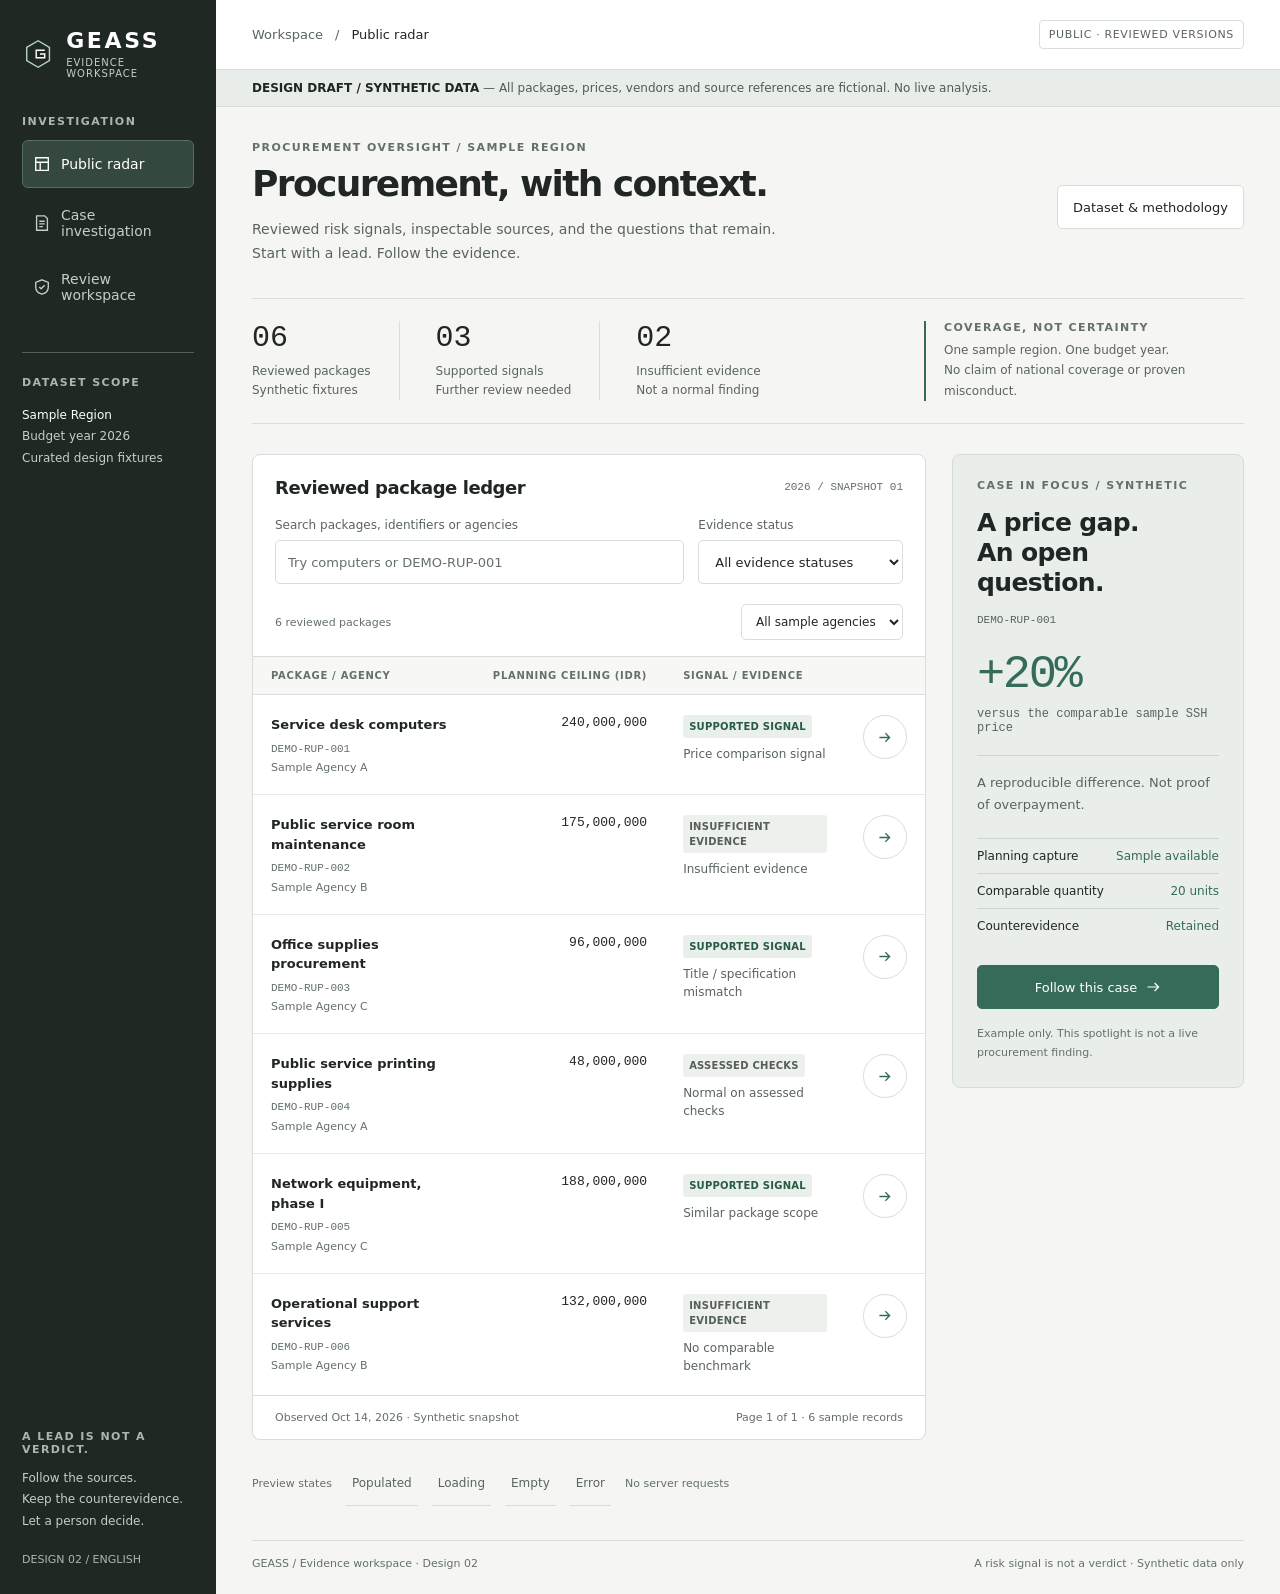
<file: docs/design/preview.html>
<!doctype html>
<html lang="en">
<head>
<meta charset="utf-8"><meta name="viewport" content="width=device-width, initial-scale=1">
<title>GEASS — Evidence workspace</title>
<style>
:root{color-scheme:light;--canvas:#f5f6f4;--paper:#fff;--ink:#202623;--muted:#59645e;--quiet:#647068;--line:#d8ded9;--accent:#356b58;--tint:#e9f0eb;--sidebar:#202824;--side-text:#c4cec7;--focus:#356b58;font-family:Geist,"Segoe UI",system-ui,sans-serif;font-size:16px}
*{box-sizing:border-box}body{margin:0;background:var(--canvas);color:var(--ink)}button,input,select,textarea{font:inherit}button,a,input,select,textarea{outline-offset:4px}:focus-visible{outline:2px solid var(--focus)}button{cursor:pointer}button:disabled{cursor:not-allowed;opacity:.5}[hidden]{display:none!important}a{color:var(--accent);text-underline-offset:4px}.mono{font-family:"Geist Mono",Consolas,ui-monospace,monospace;font-variant-numeric:tabular-nums}.quiet{color:var(--quiet)}.eyebrow{font-size:11px;letter-spacing:.13em;text-transform:uppercase;font-weight:650;color:var(--quiet)}.skip{position:absolute;left:16px;top:-60px;z-index:20;background:var(--paper);padding:12px}.skip:focus{top:12px}.shell{display:grid;grid-template-columns:216px minmax(0,1fr);min-height:100dvh}.sidebar{background:var(--sidebar);color:white;padding:28px 22px;display:flex;flex-direction:column;gap:36px}.brand{display:flex;gap:12px;align-items:center}.brand svg{width:34px;height:34px}.brand strong{font-size:22px;letter-spacing:.12em}.brand small{display:block;margin-top:4px;font-size:10px;letter-spacing:.1em;color:var(--side-text);text-transform:uppercase}.sidebar .eyebrow{color:#a9b8ae;margin-bottom:12px}.nav{display:grid;gap:6px}.nav button{background:none;color:var(--side-text);border:1px solid transparent;text-align:left;min-height:48px;border-radius:6px;padding:12px 10px;font-size:14px;display:flex;align-items:center;gap:10px}.nav button svg{width:18px;height:18px;stroke-width:1.5;flex-shrink:0}.nav button[aria-current=page]{background:#35483d;border-color:#576f5e;color:#fff}.nav button:focus-visible{outline-color:#b5d5c3}.scope{border-top:1px solid #526158;padding-top:20px;color:var(--side-text);font-size:12px;line-height:1.8}.scope strong{color:#fff;font-weight:500}.sidebar-bottom{margin-top:auto}.sidebar p{color:var(--side-text);font-size:12px;line-height:1.8}.sidebar .edition{margin-top:20px;color:#a9b8ae;font-size:11px}.workspace{min-width:0}.topbar{min-height:70px;border-bottom:1px solid var(--line);display:flex;align-items:center;justify-content:space-between;padding:16px 36px;gap:16px;background:var(--paper)}.crumb{font-size:13px;color:var(--muted);display:flex;gap:12px;align-items:center}.crumb span:last-child{color:var(--ink)}.prototype-pill{font-size:11px;letter-spacing:.06em;text-transform:uppercase;border:1px solid var(--line);border-radius:4px;padding:7px 9px;color:var(--muted)}.sample-banner{padding:11px 36px;background:#e9ede9;border-bottom:1px solid var(--line);font-size:12px;color:#4d5d52}.sample-banner strong{color:var(--ink);font-weight:650}main{max-width:1400px;margin:auto;padding:34px 36px 24px}h1{font-size:36px;letter-spacing:-.045em;line-height:1.15;font-weight:600;margin:9px 0 14px}h2{font-size:21px;font-weight:600;letter-spacing:-.025em;margin:0 0 10px}h3{font-size:15px;margin:0 0 9px;font-weight:650}p{color:var(--muted);line-height:1.7;margin:8px 0;font-size:14px;max-width:65ch}.page-title{display:flex;align-items:center;justify-content:space-between;gap:24px;margin-bottom:24px}.page-title p{max-width:60ch}.btn{border:1px solid var(--line);background:var(--paper);color:var(--ink);border-radius:5px;min-height:44px;padding:11px 15px;font-size:13px;display:inline-flex;align-items:center;justify-content:center;gap:8px;transition:transform 150ms cubic-bezier(.16,1,.3,1),background 150ms}.btn:hover{background:#edf1ed}.btn:active{transform:scale(.98)}.btn.primary{background:var(--accent);border-color:var(--accent);color:#fff}.btn.primary:hover{background:#2b5a48}.btn.text{padding:8px 0;background:transparent;border-color:transparent;justify-content:start;color:var(--accent)}.btn.small{padding:8px 12px;min-height:44px}.btn svg{width:16px;height:16px;stroke-width:1.5}.actions{display:flex;gap:10px;flex-wrap:wrap}.overview{display:grid;grid-template-columns:minmax(0,2fr) minmax(250px,1fr);gap:32px;border-top:1px solid var(--line);border-bottom:1px solid var(--line);padding:22px 0;margin-bottom:30px}.metric-strip{display:flex;align-items:start;gap:36px}.metric{padding-right:28px;border-right:1px solid var(--line)}.metric:last-child{border:0;padding-right:0}.metric strong{font-size:30px;font-weight:500;display:block;margin-bottom:7px}.metric span{font-size:12px;color:var(--muted);display:block;line-height:1.6}.coverage-note{border-left:2px solid var(--accent);padding-left:18px;align-self:center}.coverage-note p{font-size:12px;margin:6px 0 0;line-height:1.7}.ledger-layout{display:grid;grid-template-columns:minmax(0,1fr) 292px;gap:26px;align-items:start}.ledger{min-width:0;background:var(--paper);border:1px solid var(--line);border-radius:8px;overflow:hidden}.ledger-head{padding:22px 22px 0;display:flex;align-items:center;justify-content:space-between;gap:12px}.ledger-head h2{font-size:18px;margin:0}.filters{display:grid;grid-template-columns:minmax(0,2fr) minmax(0,1fr);gap:14px;padding:20px 22px}label{display:block;font-size:12px;color:var(--muted);margin-bottom:8px}input,select,textarea{width:100%;min-height:44px;border:1px solid var(--line);background:var(--paper);color:var(--ink);padding:11px 12px;border-radius:5px;font-size:13px}input::placeholder,textarea::placeholder{color:var(--quiet)}textarea{min-height:120px;resize:vertical}.filter-meta{padding:0 22px 16px;display:flex;align-items:center;justify-content:space-between;font-size:11px;color:var(--quiet);gap:12px}.filter-meta select{width:auto;min-width:155px;padding:6px 10px;min-height:36px;font-size:12px}.table-scroll{overflow-x:auto}table{width:100%;border-collapse:collapse;font-size:13px}caption{text-align:left}th{text-align:left;background:#f7f8f6;color:var(--quiet);padding:13px 18px;border-top:1px solid var(--line);border-bottom:1px solid var(--line);font-size:10px;font-weight:600;letter-spacing:.07em;text-transform:uppercase}td{padding:20px 18px;border-bottom:1px solid #e7eae7;vertical-align:top}tbody tr:last-child td{border:0}.amount{text-align:right;white-space:nowrap}.package-title{font-weight:600;line-height:1.5;max-width:260px;margin-bottom:6px}.locator{font-size:11px;line-height:1.6;color:var(--quiet)}.package-agency{font-size:11px;color:var(--quiet);margin-top:3px}.badge{font-size:10px;text-transform:uppercase;letter-spacing:.025em;line-height:1.5;border-radius:3px;background:#eef0ed;color:#536056;padding:4px 6px;display:inline-flex;align-items:center;gap:6px;font-weight:600}.badge.supported{color:#285a43;background:#e9f0eb}.badge.reviewed{background:var(--sidebar);color:white}.status-line{font-size:12px;line-height:1.5;max-width:180px;margin-top:7px;color:var(--muted)}.row-open{min-height:44px;min-width:44px;padding:8px;border:1px solid var(--line);border-radius:50%;background:white;color:var(--accent)}.row-open:hover{background:var(--tint)}.row-open svg{width:17px;height:17px;display:block;margin:auto}.table-footer{border-top:1px solid var(--line);padding:15px 22px;display:flex;align-items:center;justify-content:space-between;font-size:11px;color:var(--quiet);gap:12px}.spotlight{background:#e9eeea;border:1px solid #d2ddd4;border-radius:8px;padding:24px}.spotlight h2{font-size:25px;line-height:1.2;margin:16px 0}.spotlight .case-number{font-size:11px;color:var(--muted)}.spotlight .delta{font-size:47px;letter-spacing:-.05em;margin-top:22px;color:var(--accent)}.spotlight .delta small{font-size:12px;letter-spacing:0;display:block;margin-top:6px;color:var(--muted)}.spotlight p{font-size:13px}.spotlight .rule{border-top:1px solid #ccd7ce;margin-top:20px;padding-top:16px}.mini-rail{padding:0;list-style:none;margin:22px 0}.mini-rail li{display:flex;justify-content:space-between;padding:10px 0;border-top:1px solid #ccd7ce;font-size:12px}.mini-rail li span:last-child{color:var(--accent)}.note{margin-top:16px;font-size:11px;line-height:1.7;color:var(--quiet)}.state{padding:42px 22px;min-height:240px}.state h3{font-size:20px}.state p{margin-bottom:20px}.skeleton{display:grid;gap:15px;padding:12px 0}.skeleton span{display:block;height:28px;background:#e4e9e3;border-radius:3px;position:relative;overflow:hidden}.skeleton span:after{content:"";position:absolute;inset:0;background:#f4f6f2;opacity:.5;animation:skeleton 1.8s ease-in-out infinite}.skeleton span:nth-child(2){max-width:80%}.skeleton span:nth-child(3){max-width:92%}@keyframes skeleton{0%,100%{transform:translateX(-100%)}50%{transform:translateX(100%)}}.design-controls{margin-top:22px;display:flex;align-items:center;gap:14px;flex-wrap:wrap;font-size:11px;color:var(--quiet)}.design-controls button{min-height:44px;background:transparent;border:0;border-bottom:1px solid var(--line);font-size:12px;color:var(--muted);cursor:pointer}.case-top{display:flex;align-items:center;gap:16px;flex-wrap:wrap;margin-bottom:20px}.case-layout{display:grid;grid-template-columns:minmax(0,1fr) 280px;gap:30px}.document{background:var(--paper);border:1px solid var(--line);border-radius:8px;padding:28px}.document section+section{margin-top:28px;padding-top:28px;border-top:1px solid var(--line)}.section-head{display:flex;justify-content:space-between;align-items:start;gap:12px;margin-bottom:18px}.facts{display:grid;grid-template-columns:1.2fr 1fr;gap:24px}.fact-value{font-size:25px;margin:8px 0;letter-spacing:-.035em}.fact-value.large{font-size:32px}.facts p{font-size:12px}.compare{display:grid;grid-template-columns:1fr 1fr 1fr;border-top:1px solid var(--line);border-bottom:1px solid var(--line);padding:20px 0;gap:14px;margin:18px 0}.compare strong{display:block;margin:12px 0 7px;font-size:20px;font-weight:500}.compare .eyebrow{font-size:10px}.note-box{padding:14px 16px;background:#f1f3ef;border-left:2px solid var(--accent);font-size:13px;line-height:1.7;color:var(--muted)}.arguments{display:grid;grid-template-columns:1fr 1fr;gap:26px;margin-top:24px}.arguments p{font-size:13px}.evidence-rail{padding-top:6px}.evidence-rail h2{font-size:22px;margin-top:10px}.evidence-rail ol{padding:0;margin:25px 0;list-style:none}.evidence-rail li{padding:0 0 25px 21px;border-left:1px solid #bbcbbf;position:relative}.evidence-rail li:before{content:"";position:absolute;left:-4px;top:3px;width:7px;height:7px;border-radius:50%;background:var(--accent)}.evidence-rail li.gap:before{background:#818b83}.evidence-rail li:last-child{border-left-color:transparent;padding-bottom:0}.evidence-rail h3{font-size:13px}.evidence-rail p{font-size:12px}.graph-wrap{background:#f6f8f4;border:1px solid var(--line);border-radius:5px}.graph{width:100%;display:block}.graph text{font-family:Geist,"Segoe UI",system-ui,sans-serif}.relation-table{margin-top:16px}.relation-table td,.relation-table th{font-size:11px;padding:12px}.details-summary{padding:14px 0;cursor:pointer;color:var(--accent);font-size:13px;min-height:44px}details p{font-size:12px}.review-grid{display:grid;grid-template-columns:minmax(0,1.4fr) minmax(300px,1fr);gap:30px}.review-list{padding:0;margin:24px 0 0;list-style:none}.review-list li{display:flex;justify-content:space-between;gap:12px;padding:13px 0;border-top:1px solid var(--line);font-size:12px}.review-list li span:last-child{color:var(--accent)}.review-result{font-size:13px;line-height:1.7;margin-top:18px;color:var(--accent)}.review-result.error{color:var(--ink);font-weight:600}.review-reason{margin:22px 0}.footer{display:flex;justify-content:space-between;gap:20px;margin-top:34px;padding-top:16px;border-top:1px solid var(--line);font-size:11px;color:var(--quiet)}dialog{max-width:700px;width:calc(100% - 32px);max-height:85dvh;padding:28px;background:var(--paper);border:1px solid var(--line);border-radius:10px;color:var(--ink)}dialog::backdrop{background:#20282488}dialog pre{padding:20px;background:var(--canvas);font:13px/1.8 Consolas,monospace;white-space:pre-wrap;max-height:45dvh;overflow:auto;border:1px solid var(--line)}.dialog-head{display:flex;align-items:center;justify-content:space-between;gap:20px}.dialog-head h2{margin:0}.sr-only{position:absolute;width:1px;height:1px;padding:0;margin:-1px;overflow:hidden;clip:rect(0,0,0,0);white-space:nowrap;border:0}
@media(max-width:1200px){.ledger-layout{grid-template-columns:minmax(0,1fr) 250px;gap:18px}.spotlight{padding:20px}.metric-strip{gap:20px}.metric{padding-right:18px}main{padding:28px 24px}.topbar,.sample-banner{padding-left:24px;padding-right:24px}td,th{padding-left:12px;padding-right:12px}}@media(max-width:1024px){.shell{grid-template-columns:180px minmax(0,1fr)}.sidebar{padding:24px 15px}.ledger-layout{grid-template-columns:1fr}.spotlight{display:grid;grid-template-columns:1fr 1fr;gap:0 25px}.spotlight .mini-rail{grid-row:1/5;grid-column:2}.spotlight .delta{font-size:36px;margin-top:10px}.spotlight .rule{margin-top:8px}.overview{grid-template-columns:1fr;gap:20px}.case-layout{grid-template-columns:1fr}.evidence-rail ol{display:grid;grid-template-columns:1fr 1fr;gap:18px}.review-grid{grid-template-columns:1fr}.compare{grid-template-columns:1fr 1fr 1fr}.arguments{grid-template-columns:1fr 1fr}}
@media(max-width:768px){.shell{display:block}.sidebar{gap:16px;padding:18px 20px}.sidebar .scope,.sidebar-bottom,.nav-group>.eyebrow{display:none}.brand{gap:10px}.brand strong{font-size:19px}.brand small{font-size:9px}.nav{display:flex;flex-wrap:wrap;gap:6px}.nav button{font-size:12px;min-height:44px;padding:8px 10px}.nav button svg{display:none}.topbar{padding:16px 20px;min-height:56px}.sample-banner{padding:10px 20px;line-height:1.7}.prototype-pill{font-size:9px}main{padding:24px 20px}.page-title{display:block}.page-title>.btn,.page-title>.actions{margin-top:14px}h1{font-size:30px}.overview{gap:22px}.metric-strip{gap:18px;justify-content:space-between}.metric{padding-right:14px}.metric strong{font-size:25px}.metric span{font-size:11px}.ledger-layout,.case-layout,.review-grid,.arguments{grid-template-columns:1fr}.spotlight{display:block}.spotlight .mini-rail{margin:16px 0}.filters{grid-template-columns:1fr;padding:18px}.filter-meta{padding:0 18px 15px}.ledger-head{padding:20px 18px 0}.ledger-head .locator{display:none}.document{padding:22px}.facts{grid-template-columns:1fr}.compare{grid-template-columns:1fr}.evidence-rail ol{grid-template-columns:1fr}.table-scroll{overflow:visible}.radar-table thead{display:none}.radar-table,.radar-table tbody,.radar-table tr,.radar-table td{display:block}.radar-table tr{padding:18px;border-bottom:1px solid var(--line);position:relative}.radar-table td{border:0;padding:8px 0}.radar-table td.amount{text-align:left}.radar-table td:before{content:attr(data-label);display:block;font-size:10px;text-transform:uppercase;letter-spacing:.06em;color:var(--quiet);margin-bottom:6px}.radar-table td:last-child{position:absolute;top:16px;right:18px}.package-title{padding-right:44px;max-width:none}.status-line{max-width:none}.table-footer{align-items:start;flex-direction:column}.relation-table{display:block;overflow-x:auto}.section-head{flex-direction:column}.footer{flex-direction:column;gap:8px}.page-title p,p{font-size:15px}.evidence-rail p{font-size:13px}.brand svg{width:30px;height:30px}}
@media(prefers-reduced-motion:reduce){*{animation:none!important;transition:none!important;scroll-behavior:auto!important}}
</style>
</head>
<body>
<a class="skip" href="#main">Skip to content</a>
<div class="shell">
<aside class="sidebar" aria-label="Workspace navigation">
 <div class="brand"><svg viewBox="0 0 34 34" fill="none" aria-hidden="true"><path d="M5 10L17 3L29 10V24L17 31L5 24Z" stroke="#b5d5c3" stroke-width="1.5"/><path d="M24 13H15V21H24V17H19" stroke="#fff" stroke-width="1.5"/></svg><div><strong>GEASS</strong><small>Evidence workspace</small></div></div>
 <div class="nav-group"><div class="eyebrow">Investigation</div><nav class="nav" aria-label="Main"><button data-screen="radar" aria-current="page"><svg viewBox="0 0 20 20" fill="none" stroke="currentColor" aria-hidden="true"><path d="M3 3H17V17H3ZM3 8H17M8 8V17"/></svg>Public radar</button><button data-screen="case"><svg viewBox="0 0 20 20" fill="none" stroke="currentColor" aria-hidden="true"><path d="M4 2H13L16 5V18H4ZM7 8H13M7 11H13M7 14H11"/></svg>Case investigation</button><button data-screen="review"><svg viewBox="0 0 20 20" fill="none" stroke="currentColor" aria-hidden="true"><path d="M10 2L17 5V10C17 14 14 17 10 18C6 17 3 14 3 10V5ZM7 10L9 12L13 8"/></svg>Review workspace</button></nav></div>
 <div class="scope"><div class="eyebrow">Dataset scope</div><strong>Sample Region</strong><br>Budget year 2026<br>Curated design fixtures</div>
 <div class="sidebar-bottom"><div class="eyebrow">A lead is not a verdict.</div><p>Follow the sources.<br>Keep the counterevidence.<br>Let a person decide.</p><div class="edition">DESIGN 02 / ENGLISH</div></div>
</aside>
<div class="workspace">
<header class="topbar"><div class="crumb"><span>Workspace</span><span aria-hidden="true">/</span><span id="breadcrumb">Public radar</span></div><span class="prototype-pill" id="role-label">Public · reviewed versions</span></header>
<div class="sample-banner"><strong>DESIGN DRAFT / SYNTHETIC DATA</strong> — All packages, prices, vendors and source references are fictional. No live analysis.</div>
<main id="main" tabindex="-1">
<section id="screen-radar" aria-labelledby="radar-title">
 <div class="page-title"><div><div class="eyebrow">Procurement oversight / Sample Region</div><h1 id="radar-title">Procurement, with context.</h1><p>Reviewed risk signals, inspectable sources, and the questions that remain. Start with a lead. Follow the evidence.</p></div><button class="btn" id="about">Dataset & methodology</button></div>
 <div class="overview"><div class="metric-strip"><div class="metric"><strong class="mono">06</strong><span>Reviewed packages<br>Synthetic fixtures</span></div><div class="metric"><strong class="mono">03</strong><span>Supported signals<br>Further review needed</span></div><div class="metric"><strong class="mono">02</strong><span>Insufficient evidence<br>Not a normal finding</span></div></div><div class="coverage-note"><div class="eyebrow">Coverage, not certainty</div><p>One sample region. One budget year.<br>No claim of national coverage or proven misconduct.</p></div></div>
 <div class="ledger-layout"><div class="ledger"><div class="ledger-head"><h2>Reviewed package ledger</h2><span class="locator mono">2026 / SNAPSHOT 01</span></div>
  <div class="filters"><div><label for="search">Search packages, identifiers or agencies</label><input id="search" type="search" placeholder="Try computers or DEMO-RUP-001"></div><div><label for="signal">Evidence status</label><select id="signal"><option value="all">All evidence statuses</option><option value="supported">Supported signal</option><option value="insufficient">Insufficient evidence</option><option value="normal">Normal on assessed checks</option></select></div></div>
  <div class="filter-meta"><span id="result-count" role="status" aria-live="polite">6 reviewed packages</span><div><label for="agency" class="sr-only">Agency</label><select id="agency"><option value="all">All sample agencies</option><option>Sample Agency A</option><option>Sample Agency B</option><option>Sample Agency C</option></select></div></div>
  <div class="table-scroll"><table class="radar-table" id="radar-table"><caption class="sr-only">Reviewed synthetic procurement packages</caption><thead><tr><th>Package / agency</th><th class="amount">Planning ceiling (IDR)</th><th>Signal / evidence</th><th><span class="sr-only">Open case</span></th></tr></thead><tbody id="rows"></tbody></table></div><div id="radar-state" class="state" hidden></div><div class="table-footer"><span>Observed Oct 14, 2026 · Synthetic snapshot</span><span>Page 1 of 1 · 6 sample records</span></div></div>
  <aside class="spotlight" aria-label="Illustrative case spotlight"><div class="eyebrow">Case in focus / synthetic</div><h2>A price gap.<br>An open question.</h2><div class="case-number mono">DEMO-RUP-001</div><div class="delta mono">+20%<small>versus the comparable sample SSH price</small></div><p class="rule">A reproducible difference. Not proof of overpayment.</p><ul class="mini-rail"><li><span>Planning capture</span><span>Sample available</span></li><li><span>Comparable quantity</span><span>20 units</span></li><li><span>Counterevidence</span><span>Retained</span></li></ul><button class="btn primary" id="spotlight-open" style="width:100%">Follow this case <svg viewBox="0 0 20 20" fill="none" stroke="currentColor" aria-hidden="true"><path d="M3 10H17M12 5L17 10L12 15"/></svg></button><div class="note">Example only. This spotlight is not a live procurement finding.</div></aside>
 </div><div class="design-controls"><span>Preview states</span><button data-state="ready">Populated</button><button data-state="loading">Loading</button><button data-state="empty">Empty</button><button data-state="error">Error</button><span>No server requests</span></div>
</section>
<section id="screen-case" aria-labelledby="case-title" hidden>
 <div class="case-top"><button class="btn text" data-screen="radar">Back to public radar</button><span class="mono locator" id="case-id">DEMO-RUP-001</span><span class="badge reviewed">Reviewed fixture / v1</span></div>
 <div class="page-title"><div><div class="eyebrow">Case investigation / evidence version 1</div><h1 id="case-title">Service desk computers</h1><p id="case-subtitle">Sample Agency A · Sample Region · Budget year 2026</p></div><div class="actions"><button class="btn primary" id="dossier">PPID request draft</button><button class="btn" id="brief">Audit brief draft</button></div></div>
 <div class="case-layout"><article class="document" aria-label="Case evidence document">
  <section><div class="section-head"><h2>The plan, not the payment.</h2><span class="badge supported" id="case-badge">Price comparison signal</span></div><div class="facts"><div><div class="eyebrow">Planning ceiling / IDR</div><div class="fact-value large mono" id="case-amount">240,000,000</div><p>Not the contract value or amount paid.</p></div><div><div class="eyebrow">Quantity from sample description</div><div class="fact-value" id="case-volume">20 computers</div><p id="volume-note">Units and specifications match the sample benchmark.</p></div></div></section>
  <section><div class="section-head"><h2>Price, with its assumptions.</h2><button class="btn text source" data-source="ssh">SSH source locator</button></div><div id="comparison"><div class="compare"><div><div class="eyebrow">Implied price / unit</div><strong class="mono">IDR 12,000,000</strong><span class="locator">240,000,000 ÷ 20 units</span></div><div><div class="eyebrow">Sample SSH / unit</div><strong class="mono">IDR 10,000,000</strong><span class="locator">Comparable unit & specification</span></div><div><div class="eyebrow">Benchmark difference</div><strong class="mono" style="color:var(--accent)">+20%</strong><span class="locator">IDR 2,000,000 per unit</span></div></div><div class="note-box">A signal for further investigation. A benchmark difference does not establish actual overpayment or wrongdoing.</div></div><div id="abstention" class="note-box" hidden></div><div class="arguments"><div><h3>Supporting observations</h3><p id="supports">The synthetic description lists 20 comparable units. The sample difference follows a deterministic calculation.</p></div><div><h3>What could change the conclusion</h3><p>Warranty, installation, taxes and distribution may change benchmark applicability. Confirm the complete scope before drawing conclusions.</p></div></div></section>
  <section><div class="section-head"><h2>Observed vendor relationships</h2><span class="badge" id="graph-status">Sample links / not affiliation</span></div><div id="graph-content"><div class="graph-wrap"><svg class="graph" viewBox="0 0 680 245" role="img" aria-labelledby="graph-title graph-desc"><title id="graph-title">Synthetic vendor relationship graph</title><desc id="graph-desc">Sample Tender links to Sample Vendor A as winner and Sample Vendor B as bidder. Both share an observed address. This does not establish shared ownership.</desc><g stroke="#82998b" stroke-width="1.5"><path d="M340 58L160 148M340 58L520 148"/><path d="M160 148L340 211L520 148" stroke-dasharray="5 5"/></g><g fill="#fff" stroke="#b4c3b8" stroke-width="1.5"><rect x="252" y="27" width="176" height="54" rx="5"/><rect x="75" y="120" width="170" height="55" rx="5"/><rect x="435" y="120" width="170" height="55" rx="5"/></g><rect x="225" y="190" width="230" height="40" rx="5" fill="#e9f0eb" stroke="#b4c3b8" stroke-width="1.5"/><g text-anchor="middle" fill="#202623" font-size="13"><text x="340" y="49">DEMO-TENDER-001</text><text x="340" y="67" fill="#59645e" font-size="11">Sample portal / version 1</text><text x="160" y="142">Sample Vendor A</text><text x="160" y="160" fill="#356b58" font-size="11">Observed winner</text><text x="520" y="142">Sample Vendor B</text><text x="520" y="160" fill="#59645e" font-size="11">Observed bidder</text><text x="340" y="215" fill="#356b58">Same address / verify separately</text></g></svg></div><details><summary class="details-summary">Relationship table & evidence limits</summary><table class="relation-table"><caption class="sr-only">Text alternative to the synthetic relationship graph</caption><thead><tr><th>Relationship</th><th>Observation</th><th>Evidence limit</th></tr></thead><tbody><tr><td>Tender to Vendor A</td><td>Winner in sample record</td><td>One synthetic tender</td></tr><tr><td>Tender to Vendor B</td><td>Submitted sample bid</td><td>Not registration alone</td></tr><tr><td>Vendor A to Vendor B</td><td>Identical address text</td><td>Not proof of shared ownership</td></tr></tbody></table></details></div><div id="graph-unavailable" class="note-box" hidden>Execution data is unavailable in this fixture. Missing data does not establish that no tender occurred.</div><p class="note">No syndicate or common-owner claim. Source vendor identities remain separate.</p></section>
 </article><aside class="evidence-rail" aria-label="Evidence trail"><div class="eyebrow">The evidence trail</div><h2>Every claim<br>has a boundary.</h2><p style="font-size:13px">Source coverage stays beside the finding, including the gaps.</p><ol><li><h3>01 / Planning capture</h3><p>Synthetic capture · revision 1<br>Oct 14, 2026 · sample provenance</p><button class="btn text source" data-source="sirup">Source locator</button></li><li id="rail-ssh"><h3>02 / Price benchmark</h3><p>Synthetic SSH · page 12<br>Sample year & jurisdiction match</p></li><li id="rail-lpse"><h3>03 / Execution link</h3><p>Explicit ID link in sample capture.<br>Coverage: one tender.</p></li><li><h3>04 / Human review</h3><p>Evidence v1 · analysis v1<br>Reviewed status is a fixture.</p></li></ol><details style="border-top:1px solid var(--line)"><summary class="details-summary">Demo execution inspector</summary><p id="inspector-content">Normalization: simulated completion<br>Benchmark: sample available<br>Critic: simulated completion<br>Publication: reviewed fixture</p><p>No live ADK, Model Armor, BigQuery or cloud trace was executed.</p></details></aside></div>
</section>
<section id="screen-review" aria-labelledby="review-title" hidden>
 <div class="page-title"><div><div class="eyebrow">Restricted workspace / role simulation</div><h1 id="review-title">The evidence is advisory.<br>The decision is yours.</h1><p>A reviewer approves the exact evidence and analysis version. An agent cannot authorize publication.</p></div><span class="badge">Private draft / not on public radar</span></div>
 <div class="review-grid"><article class="document"><div class="section-head"><h2>Archive equipment procurement</h2><span class="mono locator">DEMO-RUP-007 / v1</span></div><div class="note-box">Role simulation only. Synthetic evidence; no real authentication or server publication.</div><div class="arguments"><div><h3>Supporting argument</h3><p>Sample descriptions and price references suggest a potential difference. The fixture contains source locators to illustrate a reviewable assessment.</p></div><div><h3>Counterargument</h3><p>Read service scope and tax treatment alongside the specification. A risk label does not establish vendor wrongdoing.</p></div></div><h3 style="margin-top:26px">Readiness of the reviewed version</h3><ul class="review-list"><li><span>Source captures & locators</span><span>Ready / sample</span></li><li><span>Structure validation & screening</span><span>Passed / simulation</span></li><li><span>Counterevidence record</span><span>Retained</span></li><li><span>Evidence / analysis version</span><span class="mono">v1 / v1</span></li></ul></article><section class="document"><div class="eyebrow">Reviewer decision</div><h2 style="margin-top:12px">Review this version.</h2><p>Changes to the underlying evidence create a new draft. This decision cannot silently carry forward.</p><div class="review-reason"><label for="reason">Decision note (required for this simulation)</label><textarea id="reason" aria-describedby="reason-help review-result" placeholder="Record the evidence, limitations, or reason for rejection…"></textarea><p id="reason-help" class="note">Local feedback only. No record is submitted.</p></div><div class="actions"><button id="approve" class="btn primary">Approve version v1</button><button id="reject" class="btn">Reject draft</button></div><div class="review-result" id="review-result" role="status" aria-live="polite"></div><button id="reset-review" class="btn text" style="margin-top:16px">Reset simulation</button><div style="border-top:1px solid var(--line);padding-top:22px;margin-top:18px"><h3>After a real decision</h3><p>Implementation enforces role access, version conflicts and withdrawal. This preview demonstrates local decision feedback only.</p></div></section></div>
</section>
<footer class="footer"><span>GEASS / Evidence workspace · Design 02</span><span>A risk signal is not a verdict · Synthetic data only</span></footer>
</main>
</div>
</div>
<dialog id="dialog" aria-labelledby="dialog-title"><div class="dialog-head"><h2 id="dialog-title">Sample source</h2><button class="btn" id="close-dialog">Close</button></div><div id="dialog-body"></div><div id="dialog-actions" class="actions"></div></dialog>
<div class="sr-only" role="status" aria-live="polite" id="announcement"></div>
<script>
// shortcut: synthetic in-memory interactions only, replace with approved API contracts during application implementation.
const packages=[
 {id:'DEMO-RUP-001',title:'Service desk computers',agency:'Sample Agency A',amount:240000000,state:'supported',signal:'Price comparison signal',note:'20 comparable units; sample SSH available'},
 {id:'DEMO-RUP-002',title:'Public service room maintenance',agency:'Sample Agency B',amount:175000000,state:'insufficient',signal:'Insufficient evidence',note:'One bundled package; no valid item price'},
 {id:'DEMO-RUP-003',title:'Office supplies procurement',agency:'Sample Agency C',amount:96000000,state:'supported',signal:'Title / specification mismatch',note:'Read the source description alongside the title'},
 {id:'DEMO-RUP-004',title:'Public service printing supplies',agency:'Sample Agency A',amount:48000000,state:'normal',signal:'Normal on assessed checks',note:'Sample price and volume checks only'},
 {id:'DEMO-RUP-005',title:'Network equipment, phase I',agency:'Sample Agency C',amount:188000000,state:'supported',signal:'Similar package scope',note:'Verify procurement period and method'},
 {id:'DEMO-RUP-006',title:'Operational support services',agency:'Sample Agency B',amount:132000000,state:'insufficient',signal:'No comparable benchmark',note:'Detailed specifications are unavailable'}
];
const $=id=>document.getElementById(id), money=n=>new Intl.NumberFormat('en-US').format(n);
let current=packages[0],radarState='ready',lastFocus;
function announce(message){$('announcement').textContent=message}
function showScreen(name){
 document.querySelectorAll('main>section').forEach(s=>s.hidden=s.id!=='screen-'+name);
 document.querySelectorAll('.nav button').forEach(b=>b.dataset.screen===name?b.setAttribute('aria-current','page'):b.removeAttribute('aria-current'));
 $('breadcrumb').textContent={radar:'Public radar',case:'Case investigation',review:'Review workspace'}[name];
 $('role-label').textContent=name==='review'?'Reviewer · role simulation':'Public · reviewed versions';
 document.querySelector('.source[data-source="ssh"]').disabled=current.id!=='DEMO-RUP-001';
 $('main').focus();announce($('breadcrumb').textContent+' opened');
}
function renderRadar(){
 const query=$('search').value.trim().toLowerCase(),agency=$('agency').value,state=$('signal').value;
 const rows=packages.filter(p=>(p.title+' '+p.id+' '+p.agency).toLowerCase().includes(query)&&(agency==='all'||p.agency===agency)&&(state==='all'||p.state===state));
 const mode=radarState==='ready'&&!rows.length?'empty':radarState;
 $('radar-table').hidden=mode!=='ready';$('radar-state').hidden=mode==='ready';$('result-count').textContent=mode==='loading'?'Loading reviewed packages':mode==='error'?'Records unavailable':mode==='empty'?'No matching packages':rows.length+' reviewed packages';$('rows').replaceChildren();
 for(const p of rows){
  const tr=document.createElement('tr');tr.innerHTML='<td data-label="Package / agency"><div class="package-title"></div><div class="locator mono"></div><div class="package-agency"></div></td><td class="amount mono" data-label="Planning ceiling (IDR)"></td><td data-label="Signal / evidence"><span class="badge"></span><div class="status-line"></div></td><td><button class="row-open"><svg viewBox="0 0 20 20" fill="none" stroke="currentColor" stroke-width="1.5" aria-hidden="true"><path d="M4 10H16M11 5L16 10L11 15"/></svg></button></td>';
  tr.querySelector('.package-title').textContent=p.title;tr.querySelector('.locator').textContent=p.id;tr.querySelector('.package-agency').textContent=p.agency;tr.children[1].textContent=money(p.amount);
  const badge=tr.querySelector('.badge');badge.textContent=p.state==='supported'?'Supported signal':p.state==='normal'?'Assessed checks':'Insufficient evidence';badge.classList.toggle('supported',p.state==='supported');tr.querySelector('.status-line').textContent=p.signal;
  tr.querySelector('button').setAttribute('aria-label','Investigate '+p.title);tr.querySelector('button').onclick=()=>openCase(p);$('rows').append(tr);
 }
 if(mode!=='ready'){
  if(mode==='loading'){$('radar-state').innerHTML='<h3>Loading reviewed packages</h3><p>Layout-sized placeholders keep the ledger stable.</p><div class="skeleton" aria-hidden="true"><span></span><span></span><span></span></div><button class="btn" id="restore">Return to sample records</button>'}
  else{const error=mode==='error';$('radar-state').innerHTML='<h3>'+(error?'Records could not be loaded':'No matching packages')+'</h3><p>'+(error?'Try again. An access failure does not establish missing procurement data.':'Change the filters or search. An empty view does not establish a risk-free region.')+'</p><button class="btn" id="restore">'+(error?'Try again':'Clear filters')+'</button>'}
  $('restore').onclick=()=>{radarState='ready';$('search').value='';$('agency').value='all';$('signal').value='all';renderRadar()};
 }
}
function openCase(p){
 current=p;const comparable=p.id==='DEMO-RUP-001';
 $('case-title').textContent=p.title;$('case-id').textContent=p.id;$('case-subtitle').textContent=p.agency+' · Sample Region · Budget year 2026';$('case-amount').textContent=money(p.amount);$('case-badge').textContent=p.signal;$('case-badge').className='badge '+(p.state==='supported'?'supported':'');
 $('comparison').hidden=!comparable;$('abstention').hidden=comparable;$('abstention').textContent='A valid unit-price comparison is unavailable in this fixture. '+p.note+'. No price difference is invented.';
 $('case-volume').textContent=comparable?'20 computers':'Comparable quantity not established';$('volume-note').textContent=comparable?'Units and specifications match the sample benchmark.':'Insufficient input for a comparable item price.';
 $('supports').textContent=comparable?'The synthetic description lists 20 comparable units. The sample difference follows a deterministic calculation.':'This risk signal is a design fixture. Detailed supporting observations for this sample package have not been populated.';
 $('graph-content').hidden=!comparable;$('graph-unavailable').hidden=comparable;$('graph-status').textContent=comparable?'Sample links / not affiliation':'Execution coverage unavailable';
 $('rail-ssh').classList.toggle('gap',!comparable);$('rail-lpse').classList.toggle('gap',!comparable);
 $('rail-ssh').querySelector('p').textContent=comparable?'Synthetic SSH · page 12. Sample year and jurisdiction match.':'No sufficiently comparable reference is available in this fixture.';
 $('rail-lpse').querySelector('p').textContent=comparable?'Explicit ID link in sample capture. Coverage: one tender.':'Execution capture unavailable in this fixture.';
 $('inspector-content').textContent=comparable?'Normalization: simulated completion. Benchmark: sample available. Critic: simulated completion. Publication: reviewed fixture.':'Normalization: sample only. Benchmark: unavailable. Execution: unavailable. Publication: reviewed fixture with limitations.';
 showScreen('case');
}
function openDialog(title,body,actions=[]){
 lastFocus=document.activeElement;$('dialog-title').textContent=title;$('dialog-body').replaceChildren();const content=document.createElement('pre');content.textContent=body;$('dialog-body').append(content);$('dialog-actions').replaceChildren();
 for(const action of actions){const b=document.createElement('button');b.className='btn primary';b.textContent=action.label;b.onclick=action.run;$('dialog-actions').append(b)}$('dialog').showModal();
}
function draftText(kind){
 const purpose=kind==='ppid'?'Request detailed specifications, itemized budget estimates (RAB) and service scope for further verification.':'Record the sample signal, comparison assumptions and outstanding evidence requests for audit prioritization.';
 return '# GEASS DRAFT — SYNTHETIC DATA\n\nNot an official letter or a report about a real case.\nAll identifiers and amounts are fictional design examples.\n\nPackage: '+current.id+' / v1\nTitle: '+current.title+'\nAgency: '+current.agency+'\nPlanning ceiling: IDR '+money(current.amount)+' (not actual spending)\nSample signal: '+current.signal+'\n\nPurpose: '+purpose+'\nRecipient: [complete manually]\nRequester: [complete manually]\n\nEvidence: Synthetic capture / revision 1. No official source URL.\nComparison: '+(current.id==='DEMO-RUP-001'?'20 units; implied IDR 12,000,000/unit; sample SSH IDR 10,000,000/unit; +20% difference.':'Insufficient comparable evidence; no price delta calculated.')+'\nCounterevidence: Warranty, installation, tax and distribution require confirmation.\n\nNo criminal allegation. Nothing is sent or filed automatically.\n';
}
function openDraft(kind){
 const text=(kind==='ppid'?'# DRAFT PPID INFORMATION REQUEST':'# DRAFT APIP / BPK RISK BRIEF')+'\n\n'+draftText(kind);
 openDialog(kind==='ppid'?'PPID information request draft':'APIP / BPK audit brief draft',text,[{label:'Download sample Markdown',run:()=>{const blob=new Blob([text],{type:'text/markdown;charset=utf-8'}),url=URL.createObjectURL(blob),a=document.createElement('a');a.href=url;a.download=current.id+'-'+kind+'-SYNTHETIC-DRAFT.md';a.click();setTimeout(()=>URL.revokeObjectURL(url),1000);announce('Synthetic Markdown sample downloaded')}}]);
}
function review(decision){
 if(!$('reason').value.trim()){$('review-result').textContent='Add a decision note before continuing.';$('review-result').classList.add('error');$('reason').setAttribute('aria-invalid','true');$('reason').focus();return}
 $('reason').removeAttribute('aria-invalid');$('review-result').classList.remove('error');$('review-result').textContent=decision==='approved'?'Simulation: version v1 approved. No real publication; the sample public radar is unchanged.':'Simulation: draft rejected. This note stays in this page only.';$('approve').disabled=true;$('reject').disabled=true;
}
document.querySelectorAll('[data-screen]').forEach(b=>b.onclick=()=>b.dataset.screen==='case'?openCase(current):showScreen(b.dataset.screen));
['search','agency','signal'].forEach(id=>$(id).addEventListener(id==='search'?'input':'change',()=>{radarState='ready';renderRadar()}));
document.querySelectorAll('[data-state]').forEach(b=>b.onclick=()=>{radarState=b.dataset.state;renderRadar()});
$('spotlight-open').onclick=()=>openCase(packages[0]);
$('about').onclick=()=>openDialog('Dataset & methodology','DESIGN DRAFT — SYNTHETIC DATA\n\nSample Region / 2026 is not a real regional dataset.\nThe six reviewed packages are design fixtures, not government analysis results.\n\nThe product will select one region/year after evidence validation.\nOnly approved versions become public; reviewer drafts remain private.\nA benchmark difference is a lead, not a verdict.\nNo national coverage or live cloud execution is claimed.');
document.querySelectorAll('.source').forEach(b=>b.onclick=()=>openDialog('Sample source locator',b.dataset.source==='ssh'?'SYNTHETIC DOCUMENT\n\nSample SSH / page 12 / row 04\nSample Region / 2026\nService desk computer: IDR 10,000,000 / unit\nSpecification: matches the DEMO-RUP-001 fixture\n\nNo official regulation or real document URL.\nApplicability must be verified during implementation.':'SYNTHETIC CAPTURE\n\n'+current.id+' / revision 1\nSample observation: October 14, 2026\nCoverage: fictional planning package\nChecksum/locator: illustrative provenance contract\n\nNo SIRUP endpoint or real government record was accessed.'));
$('dossier').onclick=()=>openDraft('ppid');$('brief').onclick=()=>openDraft('audit');$('close-dialog').onclick=()=>$('dialog').close();$('dialog').addEventListener('close',()=>lastFocus?.focus());$('approve').onclick=()=>review('approved');$('reject').onclick=()=>review('rejected');
$('reset-review').onclick=()=>{$('reason').value='';$('reason').removeAttribute('aria-invalid');$('review-result').textContent='Simulation reset.';$('review-result').classList.remove('error');$('approve').disabled=false;$('reject').disabled=false};renderRadar();
</script>
</body>
</html>
</file>
